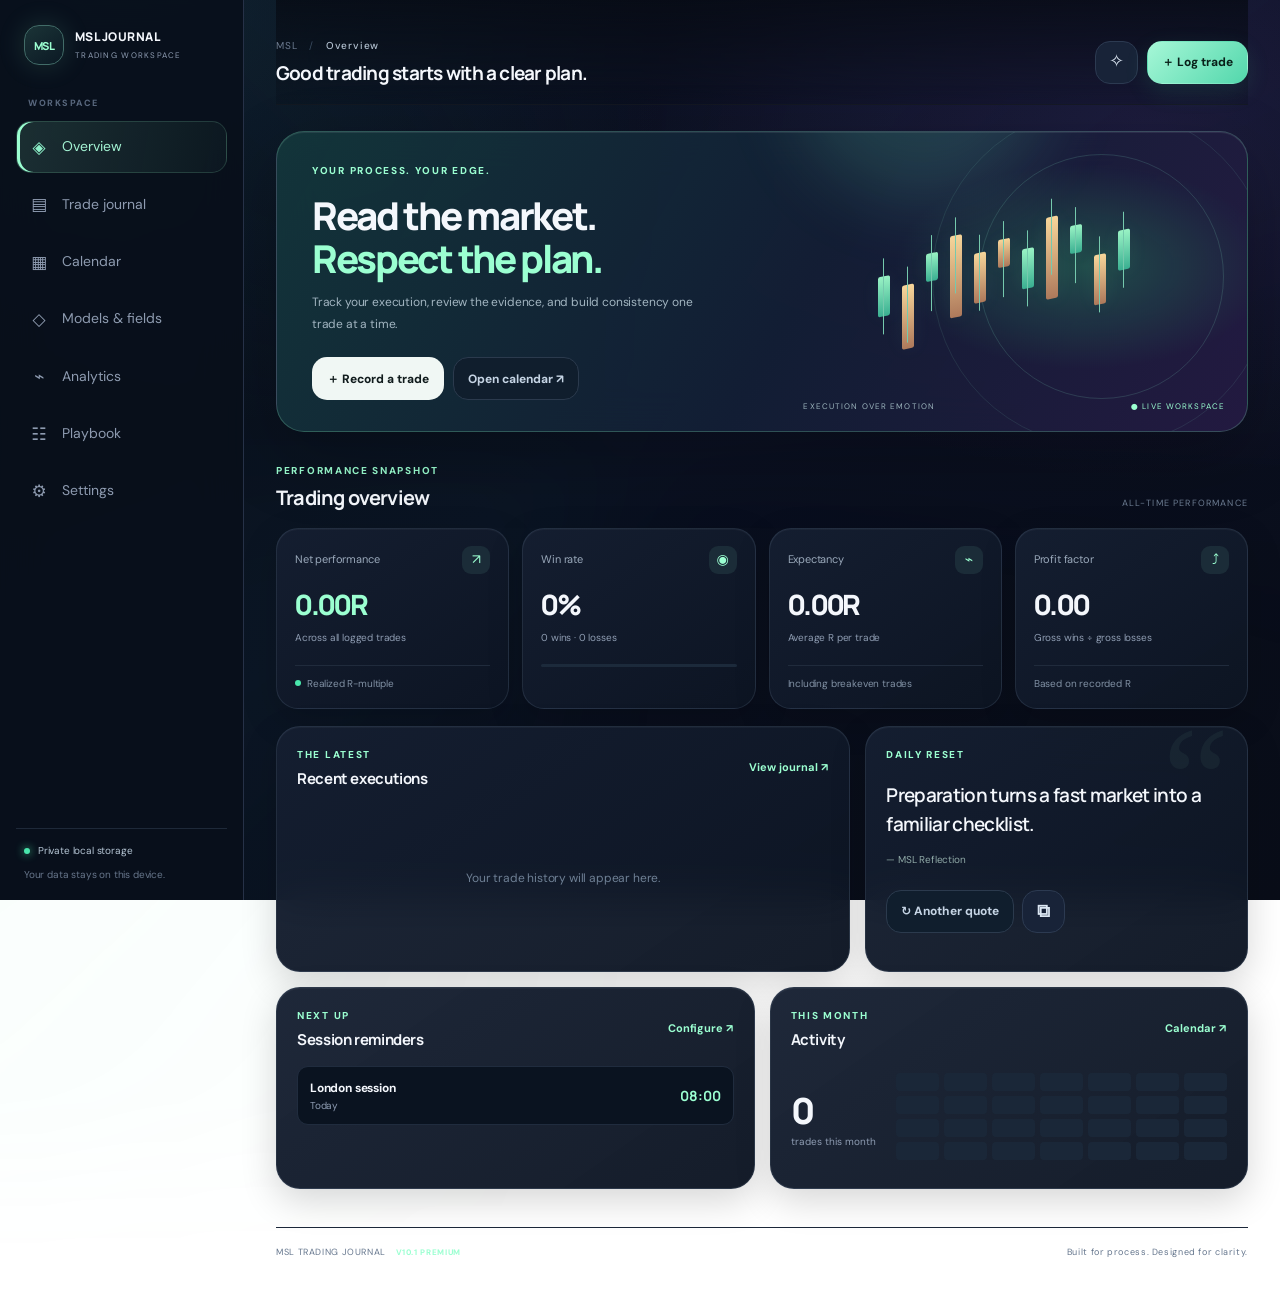
<file: MSL_Trading_Journal_V10_2_Gallery_Fix.html>
<!doctype html><html lang="en"><head><meta charset="utf-8"><meta name="viewport" content="width=device-width,initial-scale=1,viewport-fit=cover"><meta name="theme-color" content="#080d18"><meta name="description" content="MSL Trading Journal V10.2 Nebula Edition — premium local-first trading workspace."><link rel="icon" href="data:image/svg+xml,%3Csvg xmlns=%22http://www.w3.org/2000/svg%22 viewBox=%220 0 100 100%22%3E%3Crect width=%22100%22 height=%22100%22 rx=%2224%22 fill=%22%230c1727%22/%3E%3Ctext x=%2250%22 y=%2262%22 font-size=%2238%22 text-anchor=%22middle%22 fill=%22%238df0c0%22 font-family=%22Arial%22 font-weight=%22700%22%3EMSL%3C/text%3E%3C/svg%3E"><style>
@import url('https://fonts.googleapis.com/css2?family=DM+Sans:wght@400;500;600;700&family=Manrope:wght@400;500;600;700;800&display=swap');
:root{--bg:#080d18;--panel:#0e1524;--panel2:#111c2d;--line:#202c40;--text:#eef3fb;--muted:#8795aa;--mint:#8df0c0;--mint2:#47dca0;--blue:#8ebeff;--red:#ff8294;--amber:#f5cc79;--r:18px}*{box-sizing:border-box}html{scroll-behavior:smooth}body{margin:0;background:radial-gradient(ellipse at 65% -20%,#1b3450 0,transparent 34%),var(--bg);color:var(--text);font:14px/1.55 'DM Sans',system-ui,sans-serif}button,input,select,textarea{font:inherit}button{cursor:pointer}button:focus-visible,input:focus-visible,select:focus-visible,textarea:focus-visible{outline:2px solid var(--mint);outline-offset:2px}.hidden{display:none!important}.muted,small,.helper-text{color:var(--muted)}.kicker{display:block;font-size:10px;letter-spacing:.17em;color:var(--mint);font-weight:800}.splash{position:fixed;inset:0;z-index:100;background:#080d18;display:flex;align-items:center;justify-content:center;flex-direction:column;transition:opacity .55s,visibility .55s}.splash.done{opacity:0;visibility:hidden}.splash-logo{font:800 36px Manrope,sans-serif;letter-spacing:-.09em;animation:rise .8s ease both}.splash-logo span{color:var(--mint);font-size:17px;vertical-align:top;margin-left:5px}.splash-line{width:140px;height:2px;background:#1d2c40;margin:22px 0;overflow:hidden}.splash-line:after{content:'';display:block;height:100%;width:45%;background:var(--mint);animation:loadline 1.2s ease-in-out infinite}.splash p{font-size:9px;letter-spacing:.22em;color:var(--muted)}@keyframes rise{from{opacity:0;transform:translateY(12px);letter-spacing:.08em}to{opacity:1;transform:none}}@keyframes loadline{from{transform:translateX(-110%)}to{transform:translateX(330%)}}.app-shell{min-height:100vh}.sidebar{position:fixed;inset:0 auto 0 0;width:244px;padding:25px 16px 18px;background:#090f1b;border-right:1px solid #1a2638;display:flex;flex-direction:column;z-index:20}.brand{display:flex;align-items:center;gap:11px;padding:0 8px 32px;color:inherit;text-decoration:none}.brand-icon{height:40px;width:40px;border:1px solid #426c68;border-radius:13px;display:grid;place-items:center;font:800 11px Manrope;letter-spacing:-.06em;color:var(--mint);background:linear-gradient(145deg,#1b3437,#0b1924);box-shadow:0 5px 25px #65dcb215}.brand b{font:800 12px Manrope;letter-spacing:.04em;display:block}.brand small{display:block;font-size:8px;letter-spacing:.16em;margin-top:4px}.side-label{font-size:9px;letter-spacing:.17em;color:#58677d;padding:0 12px 10px;font-weight:800}nav{display:grid;gap:5px}.nav-item{border:1px solid transparent;background:none;color:#8e9bb0;display:flex;align-items:center;gap:13px;text-align:left;padding:12px;border-radius:12px;transition:.2s}.nav-item i{font-style:normal;font-size:17px;width:20px;text-align:center}.nav-item:hover{background:#111d2d;color:#eaf5f3}.nav-item.active{background:linear-gradient(100deg,#172b31,#121f2e);border-color:#2a4549;color:var(--mint);box-shadow:inset 3px 0 var(--mint2)}.sidebar-bottom{margin-top:auto;padding:14px 8px 0;border-top:1px solid var(--line)}.local-badge{display:flex;align-items:center;gap:8px;font-size:10px;color:#b6c6d5}.local-badge span{width:6px;height:6px;background:var(--mint2);border-radius:50%;box-shadow:0 0 9px #47dca0}.sidebar-bottom p{font-size:10px;color:#68778c;margin:8px 0 0}.main{margin-left:244px;padding:0 32px 30px;max-width:1700px}.topbar{min-height:102px;display:flex;align-items:center;justify-content:space-between;gap:15px;border-bottom:1px solid #1b2739;margin-bottom:26px}.breadcrumb{font-size:10px;color:#6d7c91;letter-spacing:.08em;margin-bottom:6px}.breadcrumb span{padding:0 8px;color:#3b4c61}.breadcrumb b{color:#b4c2d1;font-weight:500}.topbar h1{font:700 19px Manrope;margin:0;letter-spacing:-.035em}.top-actions{display:flex;gap:9px;align-items:center}.button,.icon-button,.text-button{border:1px solid transparent;border-radius:11px;padding:10px 14px;font-weight:700;font-size:12px;transition:transform .15s,border-color .15s,background .15s}.button:hover,.icon-button:hover{transform:translateY(-1px)}.primary{background:var(--mint);color:#071610;box-shadow:0 5px 20px #8df0c014}.primary:hover{background:#a5f5d0}.secondary{background:#121e2e;border-color:#29374c;color:#d9e4f0}.secondary:hover,.subtle:hover{border-color:#536a80}.light{background:#f0f7f4;color:#101b1c}.subtle{background:#101e2d;color:#c5d4e4;border-color:#2b3a4d}.danger{background:#351923;border-color:#63303c;color:#ff9eab}.icon-button{width:39px;height:39px;padding:0;background:#111b2b;border-color:#263448;color:#dce7f3;font-size:18px}.full{width:100%}.page{display:none;animation:pageIn .3s ease}.page.active{display:block}@keyframes pageIn{from{opacity:.5;transform:translateY(4px)}to{opacity:1;transform:none}}.welcome-card{min-height:284px;border:1px solid #2b414b;border-radius:24px;overflow:hidden;background:linear-gradient(110deg,#132b31 0%,#12202e 53%,#111a29 100%);display:flex;position:relative;margin-bottom:31px}.welcome-copy{position:relative;z-index:2;padding:31px 35px;width:57%}.welcome-copy h2{font:800 clamp(26px,3vw,39px)/1.13 Manrope;letter-spacing:-.06em;margin:15px 0 12px}.welcome-copy h2 em{font-style:normal;color:var(--mint)}.welcome-copy p{max-width:400px;color:#a2b5c1;font-size:12px;line-height:1.8}.welcome-actions{display:flex;gap:9px;margin-top:22px}.welcome-art{position:absolute;inset:0 0 0 52%;overflow:hidden;background:radial-gradient(ellipse at 65% 45%,#214c4b 0,transparent 44%)}.orbit{position:absolute;border:1px solid #81ddc01b;border-radius:50%;width:340px;height:340px;right:-25px;top:-25px}.orbit-b{width:245px;height:245px;top:22px;right:23px;border-color:#81ddc02c}.candles{position:absolute;inset:20px 20px 38px 0;display:flex;align-items:center;justify-content:center;gap:12px;transform:skewY(-11deg)}.candles i{display:block;width:12px;height:40px;background:linear-gradient(#9af3c5,#3aaf91);position:relative;border-radius:2px;box-shadow:0 0 20px #8df0c011}.candles i:before{content:'';position:absolute;left:5px;top:-18px;width:1px;height:76px;background:#75c9ad}.candles i:nth-child(2n){height:64px;transform:translateY(25px);background:linear-gradient(#f8d69a,#ad795b)}.candles i:nth-child(3n){height:28px;transform:translateY(-20px)}.candles i:nth-child(4n){height:82px;transform:translateY(-6px)}.candles i:nth-child(5n){height:50px;background:linear-gradient(#f8d69a,#ad795b)}.art-caption{position:absolute;bottom:19px;left:22px;right:22px;font-size:8px;letter-spacing:.14em;color:#9cb5bd;display:flex;justify-content:space-between}.art-caption span{color:var(--mint)}.section-title,.page-intro{display:flex;align-items:end;justify-content:space-between;gap:15px;margin-bottom:17px}.section-title h2,.page-intro h2{font:700 20px Manrope;letter-spacing:-.04em;margin:5px 0 0}.period-label{font-size:9px;letter-spacing:.13em;color:#6e7e94}.stats-grid{display:grid;grid-template-columns:repeat(4,minmax(0,1fr));gap:13px;margin-bottom:17px}.stat-card,.card{border:1px solid #202d40;background:linear-gradient(150deg,#101929,#0d1523);border-radius:var(--r)}.stat-card{padding:17px 18px;min-width:0}.stat-top{display:flex;justify-content:space-between;align-items:center;color:#9aa9bb;font-size:11px}.stat-icon{width:28px;height:28px;display:grid;place-items:center;border-radius:9px;background:#1b2c38;color:var(--mint);font-size:14px}.stat-card>strong{display:block;font:800 28px Manrope;letter-spacing:-.05em;margin:11px 0 3px;overflow:hidden;text-overflow:ellipsis}.stat-card small{font-size:10px}.stat-foot{margin-top:17px;padding-top:10px;border-top:1px solid #202b3c;color:#8191a5;font-size:10px;display:flex;align-items:center;gap:6px}.dot,.legend-dot{display:inline-block;width:6px;height:6px;border-radius:50%}.green{background:var(--mint2)}.red{background:var(--red)}.blue{background:var(--blue)}.progress{height:3px;background:#1c2a3b;border-radius:10px;margin-top:16px}.progress i{display:block;height:100%;width:0;background:var(--mint2);border-radius:10px}.dashboard-grid{display:grid;grid-template-columns:1.2fr .8fr;gap:15px;margin-bottom:15px}.lower-grid{grid-template-columns:1fr 1fr}.card{padding:20px;min-width:0}.card-heading{display:flex;align-items:center;justify-content:space-between;gap:10px;margin-bottom:16px}.card-heading h3,.card h3{font:700 15px Manrope;margin:5px 0 0;letter-spacing:-.025em}.text-button{padding:6px 0;background:none;color:var(--mint);font-size:11px}.recent-list{display:grid;gap:7px}.trade-mini{display:grid;grid-template-columns:1.1fr .8fr .7fr .55fr;align-items:center;gap:7px;padding:11px;background:#0a1320;border:1px solid #1a2738;border-radius:11px;font-size:11px}.trade-mini b{font-size:12px}.trade-mini small{font-size:10px}.win-text{color:var(--mint)}.loss-text{color:var(--red)}.be-text{color:var(--amber)}.empty-state{color:#6f8095;text-align:center;padding:32px 12px;font-size:12px}.quote-card{position:relative;overflow:hidden;background:radial-gradient(ellipse at 90% 5%,#2a4c3c 0,transparent 48%),linear-gradient(145deg,#142a2b,#101a29)}.quote-glyph{position:absolute;right:18px;top:-22px;font:150px Georgia;color:#8df0c00e;line-height:1}.quote-card blockquote{position:relative;font:600 19px/1.55 Manrope;letter-spacing:-.035em;margin:18px 0 12px;max-width:420px}.quote-card>p{font-size:10px;color:#8fa9a7}.quote-controls{display:flex;align-items:center;gap:8px;margin-top:23px}.session-preview{display:grid;gap:8px}.session-line{display:flex;align-items:center;justify-content:space-between;padding:10px 12px;border:1px solid #202c3e;background:#0a1320;border-radius:11px}.session-line b{font-size:12px}.session-line small{display:block;font-size:10px}.session-time{font:700 14px Manrope;color:var(--mint)}.month-activity{display:flex;align-items:center;gap:20px;min-height:102px}.activity-number{font:800 36px Manrope;letter-spacing:-.06em}.activity-number small{display:block;font:10px 'DM Sans';letter-spacing:0;color:var(--muted)}.activity-days{display:grid;grid-template-columns:repeat(7,1fr);gap:5px;flex:1}.activity-days i{height:18px;border-radius:4px;background:#1a2738}.activity-days i.has{background:#387f70}.activity-days i.positive{background:#70d6a5}.activity-days i.negative{background:#9e5364}.page-intro{align-items:center;margin:2px 0 22px}.page-intro p{font-size:12px;color:var(--muted);margin:6px 0 0}.toolbar{display:flex;gap:9px;margin-bottom:14px}.search-box{display:flex;align-items:center;gap:9px;padding:0 13px;flex:1;min-width:160px;background:#0e1725;border:1px solid #263347;border-radius:11px;color:#8292a8}.search-box input{background:transparent;border:0;outline:none;color:var(--text);padding:11px 0;min-width:0;width:100%}select,input,textarea{background:#0a1320;border:1px solid #263449;border-radius:10px;padding:10px 11px;color:var(--text);min-width:0}select{font-size:11px}.table-shell{background:#0e1624;border:1px solid #202d40;border-radius:15px;overflow:auto}table{width:100%;border-collapse:collapse;min-width:760px}th,td{text-align:left;padding:14px 15px;border-bottom:1px solid #1d293b;font-size:11px;white-space:nowrap}th{color:#77889e;text-transform:uppercase;letter-spacing:.1em;font-size:9px;font-weight:800}td{color:#c4d0df}tbody tr:last-child td{border-bottom:0}tbody tr:hover{background:#111e2e}.pill{display:inline-flex;align-items:center;padding:4px 8px;border-radius:7px;background:#152739;color:#c1d7ed;font-size:10px}.pill.win{background:#143329;color:var(--mint)}.pill.loss{background:#351c27;color:var(--red)}.pill.be{background:#302a1b;color:var(--amber)}.row-actions{display:flex;gap:6px}.mini-action{border:1px solid #2b3a50;background:#101d2d;color:#cbd8e7;border-radius:7px;padding:5px 8px;font-size:10px}.mini-action.delete{color:#ff98a7}.empty-block{text-align:center;padding:50px 15px;color:var(--muted)}.empty-block>div{font-size:27px;color:#718ba0}.empty-block h3{color:var(--text);margin:7px}.calendar-layout{display:grid;grid-template-columns:minmax(0,1.45fr) minmax(250px,.65fr);gap:15px}.calendar-top{display:flex;align-items:center;justify-content:space-between;text-align:center;margin-bottom:20px}.calendar-top h3{margin:0 0 4px;font:700 18px Manrope}.calendar-grid{display:grid;grid-template-columns:repeat(7,minmax(0,1fr));gap:5px}.weekdays{margin-bottom:8px}.weekdays span{text-align:center;font-size:9px;color:#6f8197;letter-spacing:.12em;padding:7px 0}.day-cell{position:relative;min-height:72px;text-align:left;padding:8px;border:1px solid #202d40;border-radius:10px;background:#0a1320;color:#cbd7e5;display:flex;flex-direction:column;justify-content:space-between}.day-cell:hover{border-color:#5c9e8b}.day-cell.outside{opacity:.35}.day-cell.today{border-color:#4b8879}.day-cell.selected{background:#18352f;border-color:var(--mint2);box-shadow:inset 0 0 0 1px #47dca04d}.day-num{font-size:11px;font-weight:700}.day-dot{height:4px;border-radius:4px;background:transparent;margin-top:6px}.day-cell.has-trades .day-dot{background:var(--blue)}.day-cell.positive .day-dot{background:var(--mint2)}.day-cell.negative .day-dot{background:var(--red)}.day-count{font-size:9px;color:#7f91a8}.calendar-legend{display:flex;gap:16px;flex-wrap:wrap;margin-top:17px;padding-top:13px;border-top:1px solid #202b3b}.calendar-legend span{font-size:10px;color:var(--muted);display:flex;align-items:center;gap:6px}.selected-day-card h3{font:700 18px Manrope;margin:8px 0}.selected-day-card>.muted{font-size:11px}.day-trades{display:grid;gap:8px;margin:18px 0;max-height:350px;overflow:auto}.day-trade{border:1px solid #263449;background:#0a1320;border-radius:11px;padding:11px}.day-trade-head{display:flex;justify-content:space-between;gap:8px;font-weight:700;font-size:12px}.day-trade p{margin:5px 0 0;color:var(--muted);font-size:10px}.models-list,.custom-fields{display:grid;gap:9px}.model-item,.field-item{padding:13px;border:1px solid #253247;background:#0a1320;border-radius:12px}.model-item-head,.field-item-head{display:flex;justify-content:space-between;gap:8px;align-items:start}.model-item h4{margin:0;font-size:12px}.model-item p{font-size:10px;color:var(--muted);white-space:pre-wrap;margin:8px 0}.model-tag{font-size:9px;color:var(--mint);background:#17322c;padding:4px 7px;border-radius:6px}.field-item{display:flex;align-items:center;justify-content:space-between;gap:10px}.field-item b{display:block;font-size:11px}.field-item small{font-size:10px}.field-actions{display:flex;gap:5px}.builder-note{padding:11px 12px;background:#13272a;border:1px solid #23443f;color:#a4c9bc;border-radius:10px;font-size:10px;margin-top:14px}.two-col{display:grid;grid-template-columns:1fr 1fr;gap:15px;margin-bottom:15px}.analytics-grid .stat-card{padding:20px}.analytics-grid .stat-card>strong{font-size:25px}.metrics{display:grid;gap:14px}.metric-row{display:grid;grid-template-columns:100px 1fr 60px;align-items:center;gap:10px;font-size:11px}.metric-bar{height:6px;background:#1c293b;border-radius:8px;overflow:hidden}.metric-bar i{display:block;height:100%;background:var(--mint2);border-radius:8px}.metric-value{text-align:right;font-weight:700}.outcome-bars{display:flex;gap:9px;align-items:end;height:110px;padding:12px 0 0}.outcome-bar{flex:1;display:flex;flex-direction:column;justify-content:end;align-items:center;gap:7px;height:100%}.outcome-bar i{display:block;width:min(40px,70%);min-height:3px;background:var(--mint2);border-radius:6px 6px 2px 2px}.outcome-bar.loss i{background:var(--red)}.outcome-bar span{font-size:9px;color:var(--muted)}.playbook-card label,.settings-grid label{display:flex;flex-direction:column;gap:7px;font-size:11px;color:#c0ccda;font-weight:700}.playbook-card textarea{min-height:120px;resize:vertical}.playbook-card>.two-col{margin-top:16px}.settings-grid{display:grid;grid-template-columns:1fr 1fr;gap:15px;align-items:start}.settings-grid .card-heading{margin-bottom:10px}.setting-icon{height:33px;width:33px;display:grid;place-items:center;background:#19322f;color:var(--mint);border-radius:10px}.alarm-settings{display:grid;gap:9px;margin:17px 0}.alarm-row{display:grid;grid-template-columns:1fr auto auto;align-items:center;gap:9px;padding:11px;border:1px solid #243248;background:#0a1320;border-radius:11px}.alarm-name b{display:block;font-size:11px}.alarm-name small{font-size:9px}.alarm-row input[type=time]{width:105px;padding:8px;font-size:11px}.toggle{appearance:none;width:34px;height:19px;border-radius:20px;background:#344256;position:relative;cursor:pointer;border:0;padding:0}.toggle:after{content:'';position:absolute;width:13px;height:13px;top:3px;left:3px;border-radius:50%;background:#eaf1f9;transition:.2s}.toggle:checked{background:#398f74}.toggle:checked:after{left:18px}.settings-actions{display:flex;gap:8px;flex-wrap:wrap}.helper-text{font-size:10px;line-height:1.65;margin:10px 0}.toggle-row{display:flex!important;align-items:center;justify-content:space-between;gap:10px;margin:15px 0}.toggle-row b{display:block;color:#dce6f2;font-size:11px}.toggle-row small{display:block;font-size:10px;font-weight:400;margin-top:3px}.toggle-row input{accent-color:var(--mint2);width:17px;height:17px}.divider{height:1px;background:#253145;margin:21px 0}.privacy-banner{padding:15px;background:#132a28;border:1px solid #2b4b43;border-radius:12px;margin:17px 0}.privacy-banner b{font-size:12px;color:var(--mint)}.privacy-banner p{font-size:11px;color:#a1b5b5;line-height:1.7;margin:6px 0 0}.spaced{margin-bottom:9px}.import-button{position:relative;display:block;text-align:center;cursor:pointer}.import-button input{position:absolute;inset:0;opacity:0;width:100%;cursor:pointer}.footer{border-top:1px solid #1c283a;margin-top:38px;padding:18px 0;display:flex;justify-content:space-between;gap:12px;color:#65768d;font-size:9px;letter-spacing:.07em}.footer b{color:var(--mint);font-size:8px;margin-left:7px}.modal{position:fixed;inset:0;z-index:50;background:#030711d9;backdrop-filter:blur(10px);display:grid;place-items:center;padding:16px}.modal-panel{width:min(610px,100%);max-height:94vh;overflow:auto;background:#101a2a;border:1px solid #314057;border-radius:20px;padding:23px;box-shadow:0 30px 100px #0009}.modal-wide{width:min(850px,100%)}.modal-head{display:flex;justify-content:space-between;align-items:start;margin-bottom:20px}.modal-head h2{font:700 20px Manrope;margin:4px 0}.form-grid{display:grid;grid-template-columns:1fr 1fr;gap:13px}.form-grid label{display:flex;flex-direction:column;gap:6px;color:#bdc9d8;font-size:11px;font-weight:700;min-width:0}.form-grid input,.form-grid select,.form-grid textarea{width:100%;font-weight:400}.form-grid textarea{min-height:90px}.span2{grid-column:span 2}.form-actions{display:flex;justify-content:flex-end;gap:8px;padding-top:5px}.custom-trade-fields{display:grid;grid-template-columns:1fr 1fr;gap:12px}.custom-field-control{display:flex;flex-direction:column;gap:6px}.custom-field-control label{font-size:11px}.custom-field-control input,.custom-field-control select{width:100%}.image-preview img{max-width:100%;max-height:210px;object-fit:contain;border-radius:10px;border:1px solid #2b3a50}.image-preview{display:flex;gap:10px;align-items:start;flex-wrap:wrap}.image-preview button{align-self:start}.toast{position:fixed;right:18px;bottom:20px;z-index:90;max-width:min(370px,calc(100% - 36px));padding:12px 16px;border-radius:12px;background:#182a36;border:1px solid #42635e;color:#eaf8f1;box-shadow:0 15px 40px #0006;opacity:0;transform:translateY(12px);transition:.2s;pointer-events:none;font-size:12px}.toast.show{opacity:1;transform:none}.danger{background:#371c26;color:#ff9eaa;border:1px solid #673340}.danger.full{width:100%}
@media(max-width:1100px){.main{padding:0 22px 28px}.sidebar{width:220px}.main{margin-left:220px}.stats-grid{grid-template-columns:repeat(2,minmax(0,1fr))}.dashboard-grid{grid-template-columns:1fr 1fr}.welcome-copy{width:66%}.welcome-art{left:57%}.calendar-layout{grid-template-columns:1fr}.selected-day-card{min-height:220px}}
@media(max-width:760px){.sidebar{inset:auto 0 0;height:72px;width:100%;padding:6px 5px;background:#080f1bee;backdrop-filter:blur(18px);border-right:0;border-top:1px solid #253247}.brand,.side-label,.sidebar-bottom{display:none}.sidebar nav{height:100%;display:grid;grid-template-columns:repeat(7,minmax(0,1fr));gap:2px}.nav-item{padding:5px 1px;display:flex;flex-direction:column;justify-content:center;align-items:center;gap:3px;border-radius:9px;font-size:10px}.nav-item i{font-size:17px}.nav-item.active{box-shadow:inset 0 -2px var(--mint2)}.main{margin:0;width:100%;padding:0 14px 95px}.topbar{min-height:82px;margin-bottom:20px}.topbar h1{font-size:16px;max-width:260px}.top-actions .icon-button{display:none}.top-actions .button{padding:10px}.top-actions .button span{display:none}.welcome-card{min-height:310px}.welcome-copy{width:100%;padding:24px 22px;align-self:flex-start}.welcome-copy h2{font-size:31px}.welcome-copy p{max-width:280px}.welcome-art{inset:40% 0 0 30%;opacity:.5}.welcome-actions{position:relative;z-index:3;flex-wrap:wrap}.section-title{align-items:start}.stats-grid{gap:9px}.stat-card{padding:14px}.stat-card>strong{font-size:24px}.dashboard-grid,.lower-grid,.two-col,.settings-grid{grid-template-columns:1fr}.card{padding:16px}.page-intro{align-items:start}.page-intro h2{font-size:19px}.page-intro p{max-width:300px}.toolbar{flex-wrap:wrap}.search-box{flex-basis:100%}.toolbar select{flex:1}.calendar-card{padding:12px}.calendar-grid{gap:3px}.day-cell{min-height:53px;padding:5px;border-radius:7px}.day-num{font-size:10px}.day-count{font-size:8px}.calendar-legend{gap:9px}.footer{flex-direction:column;gap:5px}.form-grid{grid-template-columns:1fr}.span2{grid-column:span 1}.custom-trade-fields{grid-template-columns:1fr}.modal{padding:7px}.modal-panel{padding:17px;max-height:96vh}.alarm-row{grid-template-columns:1fr auto auto}.alarm-row input[type=time]{width:95px}.settings-actions .button{flex:1}.metric-row{grid-template-columns:85px 1fr 54px}.trade-mini{grid-template-columns:1fr .8fr .55fr}.trade-mini small{display:none}}
@media(max-width:390px){.main{padding-left:9px;padding-right:9px}.welcome-copy h2{font-size:28px}.stat-card>strong{font-size:21px}.nav-item{font-size:9px}.nav-item i{font-size:15px}.day-cell{min-height:46px}.day-count{display:none}.page-intro .button{padding:9px;font-size:10px}.calendar-legend{font-size:9px}}


/* V10.1 Premium visual layer: Samsung One UI-inspired clarity + iOS-like depth. */
:root{--bg:#0a0e19;--panel:#111827;--panel2:#151e30;--mint:#9cf5d2;--mint2:#52d9ad;--line:#263249;--text:#f4f7fc;--muted:#8f9db3;--red:#ff7189;--radius:22px}
body{background:radial-gradient(ellipse at 70% -20%,#1c2c48 0%,transparent 44%),linear-gradient(160deg,#0a0e19,#0b1220 55%,#080d16);letter-spacing:-.012em}
.sidebar{background:rgba(9,15,27,.88);backdrop-filter:blur(28px);border-color:#263147}.brand-icon{border-radius:15px;box-shadow:0 8px 28px #52d9ad20}.main{max-width:1600px}.topbar{padding-top:calc(20px + env(safe-area-inset-top));min-height:105px}.topbar h1{letter-spacing:-.04em}.card,.stat-card,.welcome-card,.calendar-card,.selected-day-card{border-radius:24px;border-color:#27344a;background:linear-gradient(145deg,rgba(21,31,49,.96),rgba(13,21,35,.97));box-shadow:0 12px 38px #00000012}.stat-card{border-radius:22px;transition:transform .18s,border-color .18s}.stat-card:active,.button:active,.nav-item:active{transform:scale(.985)}.stat-card>strong{letter-spacing:-.055em}.button{border-radius:15px;min-height:43px;font-weight:750;transition:transform .15s,filter .15s,box-shadow .15s}.button.primary{background:linear-gradient(135deg,#a6f7d7,#53d7ac);color:#092019;box-shadow:0 7px 24px #53d7ac20}.button.secondary,.icon-button{background:#182338;border-color:#2c3a51;border-radius:15px}.icon-button{width:43px;height:43px}.nav-item{border-radius:15px;transition:background .2s,color .2s}.nav-item.active{background:linear-gradient(100deg,#17362f,#142a2a);color:#a4f4d4}.nav-item.active i{color:#8df0c9}.welcome-card{overflow:hidden;border-radius:28px;background:radial-gradient(ellipse at 95% 0%,#2e625a55,transparent 43%),linear-gradient(120deg,#17273b,#101a2a 60%,#132d2d);border-color:#304456}.welcome-copy h2{letter-spacing:-.06em}.page-intro h2{letter-spacing:-.045em}.kicker{letter-spacing:.16em}.alarm-row{border-radius:16px;background:rgba(7,14,25,.55);padding:14px}.alarm-row input[type=time],input,select,textarea{border-radius:13px}input,select,textarea{border-color:#2b3850;background:#0d1625}input:focus,select:focus,textarea:focus{border-color:#6eddb9;box-shadow:0 0 0 3px #6eddb91c;outline:none}.modal-panel{border-radius:28px;background:rgba(15,24,40,.97);backdrop-filter:blur(26px);border-color:#33425a}.toast{border-radius:17px;backdrop-filter:blur(22px)}.footer{padding-bottom:calc(18px + env(safe-area-inset-bottom))}
@media(max-width:760px){.sidebar{height:calc(76px + env(safe-area-inset-bottom));padding:6px 5px calc(6px + env(safe-area-inset-bottom));background:rgba(10,16,29,.91);backdrop-filter:blur(30px);border-top:1px solid #2a3650}.nav-item{border-radius:13px}.nav-item.active{box-shadow:none;background:rgba(80,210,169,.12)}.main{padding-left:15px;padding-right:15px;padding-bottom:calc(110px + env(safe-area-inset-bottom))}.topbar{min-height:94px}.welcome-card{border-radius:27px}.card{padding:18px}.page-intro{gap:12px}.settings-grid .card{border-radius:24px}.modal{padding:8px}.modal-panel{border-radius:25px}}
@media(prefers-reduced-motion:reduce){*,*::before,*::after{scroll-behavior:auto!important;transition:none!important;animation:none!important}}


/* MSL NEBULA / ONE UI x iOS-inspired visual upgrade */

:root{--bg:#070b14;--panel:rgba(16,24,41,.82);--panel2:rgba(22,33,54,.78);--line:rgba(153,190,224,.15);--mint:#9bffd1;--mint2:#49e6ac;--blue:#91c7ff;--r:24px}
body{background:radial-gradient(ellipse at 10% 0%,rgba(42,106,130,.24),transparent 34%),radial-gradient(ellipse at 90% 15%,rgba(94,67,163,.18),transparent 32%),linear-gradient(145deg,#070b14 0%,#0a1020 48%,#090d18 100%);background-attachment:fixed}
body:before{content:"";position:fixed;inset:-30%;pointer-events:none;z-index:-1;background:conic-gradient(from 180deg at 50% 50%,transparent 0deg,rgba(59,222,176,.035) 65deg,transparent 125deg,rgba(130,116,255,.045) 210deg,transparent 290deg);filter:blur(55px);animation:nebulaDrift 32s linear infinite}
@keyframes nebulaDrift{to{transform:rotate(360deg)}}
.card,.stat-card,.welcome-card,.sidebar,.topbar,.modal-panel{backdrop-filter:blur(22px);-webkit-backdrop-filter:blur(22px)}
.card,.stat-card{border-color:rgba(161,194,225,.13);box-shadow:0 12px 36px rgba(0,0,0,.16),inset 0 1px 0 rgba(255,255,255,.035);transition:transform .24s ease,border-color .24s ease,box-shadow .24s ease}
.card:hover,.stat-card:hover{border-color:rgba(141,240,192,.3);box-shadow:0 18px 44px rgba(0,0,0,.23),0 0 0 1px rgba(141,240,192,.035);transform:translateY(-2px)}
.welcome-card{position:relative;overflow:hidden;border:1px solid rgba(141,240,192,.23);background:linear-gradient(120deg,rgba(19,54,59,.96),rgba(19,30,53,.94) 54%,rgba(37,27,68,.9));box-shadow:0 25px 70px rgba(0,0,0,.22),inset 0 1px rgba(255,255,255,.08)}
.welcome-card:after{content:"";position:absolute;width:260px;height:260px;border-radius:50%;right:20%;top:-190px;background:rgba(115,255,206,.14);filter:blur(35px);pointer-events:none}
.brand-icon,.ai-avatar{box-shadow:0 0 28px rgba(141,240,192,.15)}
.button{transition:transform .18s ease,filter .18s ease,box-shadow .18s ease}.button:hover{transform:translateY(-1px);filter:brightness(1.08)}.button.primary{box-shadow:0 8px 24px rgba(73,220,160,.12)}
.nav-item{border:1px solid transparent;transition:all .2s ease}.nav-item:hover{background:rgba(255,255,255,.045);border-color:rgba(255,255,255,.055)}.nav-item.active{background:linear-gradient(100deg,rgba(141,240,192,.14),rgba(141,240,192,.035));border-color:rgba(141,240,192,.16);box-shadow:inset 3px 0 var(--mint)}
.stat-card strong{letter-spacing:-.045em;font-variant-numeric:tabular-nums}.kicker{letter-spacing:.17em}
input,select,textarea{transition:border-color .2s ease,box-shadow .2s ease}input:focus,select:focus,textarea:focus{border-color:rgba(141,240,192,.65)!important;box-shadow:0 0 0 3px rgba(141,240,192,.08)!important;outline:none}
.modal{backdrop-filter:blur(14px);-webkit-backdrop-filter:blur(14px)}.modal-panel{border:1px solid rgba(155,205,230,.2);box-shadow:0 30px 100px rgba(0,0,0,.55)}
.toast{box-shadow:0 14px 40px rgba(0,0,0,.3);backdrop-filter:blur(18px)}
/* Ambient status ribbon */
.topbar{background:linear-gradient(180deg,rgba(7,11,20,.78),rgba(7,11,20,.18));border-bottom-color:rgba(255,255,255,.045)}
::selection{background:rgba(141,240,192,.28);color:#fff}
@media(max-width:720px){.card:hover,.stat-card:hover{transform:none}.welcome-card{border-radius:25px}.topbar{backdrop-filter:blur(24px)}.button{min-height:42px}}
@media(prefers-reduced-motion:reduce){*,*:before,*:after{animation-duration:.01ms!important;animation-iteration-count:1!important;scroll-behavior:auto!important;transition-duration:.01ms!important}}
</style><title>MSL Trading Journal V10.2 · Nebula Edition</title></head><body>
<div id="splash" class="splash"><div class="splash-logo">MSL<span>✦</span></div><div class="splash-line"></div><p>TRADING JOURNAL · V10</p></div><div id="toast" class="toast"></div>
<div class="app-shell"><aside class="sidebar"><a class="brand" href="#dashboard"><span class="brand-icon">MSL</span><span><b>MSL JOURNAL</b><small>TRADING WORKSPACE</small></span></a><div class="side-label">WORKSPACE</div><nav id="nav"><button class="nav-item active" data-page="dashboard"><i>◈</i>Overview</button><button class="nav-item" data-page="journal"><i>▤</i>Trade journal</button><button class="nav-item" data-page="calendar"><i>▦</i>Calendar</button><button class="nav-item" data-page="models"><i>◇</i>Models & fields</button><button class="nav-item" data-page="analytics"><i>⌁</i>Analytics</button><button class="nav-item" data-page="playbook"><i>☷</i>Playbook</button><button class="nav-item" data-page="settings"><i>⚙</i>Settings</button></nav><div class="sidebar-bottom"><div class="local-badge"><span></span> Private local storage</div><p>Your data stays on this device.</p></div></aside>
<main class="main"><header class="topbar"><div><div class="breadcrumb">MSL <span>/</span> <b id="crumb">Overview</b></div><h1 id="pageTitle">Good trading starts with a clear plan.</h1></div><div class="top-actions"><button class="icon-button" id="quoteButton" title="New quote">✧</button><button class="button primary" id="quickAdd">＋ <span>Log trade</span></button></div></header>
<section id="page-dashboard" class="page active"><div class="welcome-card"><div class="welcome-copy"><span class="kicker">YOUR PROCESS. YOUR EDGE.</span><h2>Read the market.<br><em>Respect the plan.</em></h2><p>Track your execution, review the evidence, and build consistency one trade at a time.</p><div class="welcome-actions"><button class="button light" id="heroAdd">＋ Record a trade</button><button class="button subtle" data-goto="calendar">Open calendar ↗</button></div></div><div class="welcome-art"><div class="orbit orbit-a"></div><div class="orbit orbit-b"></div><div class="candles"><i></i><i></i><i></i><i></i><i></i><i></i><i></i><i></i><i></i><i></i><i></i></div><div class="art-caption">EXECUTION OVER EMOTION <span>● LIVE WORKSPACE</span></div></div></div>
<div class="section-title"><div><span class="kicker">PERFORMANCE SNAPSHOT</span><h2>Trading overview</h2></div><span class="period-label" id="periodLabel">ALL-TIME PERFORMANCE</span></div><div class="stats-grid"><article class="stat-card"><div class="stat-top"><span>Net performance</span><span class="stat-icon">↗</span></div><strong id="netR">0.00R</strong><small id="netSub">Across all logged trades</small><div class="stat-foot"><span class="dot green"></span> Realized R-multiple</div></article><article class="stat-card"><div class="stat-top"><span>Win rate</span><span class="stat-icon">◉</span></div><strong id="winRate">0%</strong><small id="winSub">0 wins · 0 losses</small><div class="progress"><i id="winProgress"></i></div></article><article class="stat-card"><div class="stat-top"><span>Expectancy</span><span class="stat-icon">⌁</span></div><strong id="expectancy">0.00R</strong><small>Average R per trade</small><div class="stat-foot">Including breakeven trades</div></article><article class="stat-card"><div class="stat-top"><span>Profit factor</span><span class="stat-icon">⤴</span></div><strong id="profitFactor">0.00</strong><small>Gross wins ÷ gross losses</small><div class="stat-foot">Based on recorded R</div></article></div>
<div class="dashboard-grid"><article class="card recent-card"><div class="card-heading"><div><span class="kicker">THE LATEST</span><h3>Recent executions</h3></div><button class="text-button" data-goto="journal">View journal ↗</button></div><div id="recentTrades" class="recent-list empty-state">Your trade history will appear here.</div></article><article class="card quote-card"><div class="quote-glyph">“</div><span class="kicker">DAILY RESET</span><blockquote id="quoteText">Discipline is choosing what matters most over what feels good now.</blockquote><p id="quoteSource">— MSL Journal</p><div class="quote-controls"><button class="button subtle" id="nextQuote">↻ Another quote</button><button class="icon-button" id="copyQuote" title="Copy quote">⧉</button></div></article></div>
<div class="dashboard-grid lower-grid"><article class="card"><div class="card-heading"><div><span class="kicker">NEXT UP</span><h3>Session reminders</h3></div><button class="text-button" data-goto="settings">Configure ↗</button></div><div id="sessionPreview" class="session-preview"></div></article><article class="card"><div class="card-heading"><div><span class="kicker">THIS MONTH</span><h3>Activity</h3></div><button class="text-button" data-goto="calendar">Calendar ↗</button></div><div id="monthActivity" class="month-activity"></div></article></div></section>
<section id="page-journal" class="page"><div class="page-intro"><div><span class="kicker">TRADE DATABASE</span><h2>Trade journal</h2><p>Every execution is evidence. Capture the setup, process, and outcome.</p></div><button class="button primary" id="newTrade">＋ New trade</button></div><div class="toolbar"><div class="search-box">⌕ <input id="searchTrades" placeholder="Search symbol, setup, notes…"></div><select id="filterResult"><option value="">All outcomes</option><option>Win</option><option>Loss</option><option>BE</option></select><select id="filterSetup"><option value="">All setups</option><option>Reversal</option><option>Continuation</option></select><button class="button secondary" id="exportBtn">⇩ Export</button></div><div class="table-shell"><table><thead><tr><th>Date</th><th>Symbol</th><th>Side</th><th>Setup</th><th>Session</th><th>Outcome</th><th>R multiple</th><th></th></tr></thead><tbody id="tradeRows"></tbody></table><div id="journalEmpty" class="empty-block hidden"><div>▤</div><h3>No trades found</h3><p>Log your first trade or adjust your filters.</p></div></div></section>
<section id="page-calendar" class="page"><div class="page-intro"><div><span class="kicker">CONSISTENCY TRACKER</span><h2>Trading calendar</h2><p>Tap any date to review its trades or add a new entry.</p></div><button class="button primary" id="calendarAdd">＋ Add trade</button></div><div class="calendar-layout"><article class="card calendar-card"><div class="calendar-top"><button class="icon-button" id="prevMonth">‹</button><div><h3 id="calendarMonth">Month Year</h3><button class="text-button" id="todayBtn">Jump to today</button></div><button class="icon-button" id="nextMonth">›</button></div><div class="calendar-grid weekdays"><span>MON</span><span>TUE</span><span>WED</span><span>THU</span><span>FRI</span><span>SAT</span><span>SUN</span></div><div id="calendarDays" class="calendar-grid days"></div><div class="calendar-legend"><span><i class="legend-dot green"></i> Profitable day</span><span><i class="legend-dot red"></i> Losing day</span><span><i class="legend-dot blue"></i> Trade logged</span></div></article><article class="card selected-day-card"><span class="kicker">DAY REVIEW</span><h3 id="selectedDateTitle">Select a date</h3><p class="muted" id="selectedDateSummary">Choose a day on the calendar to see activity.</p><div id="dayTrades" class="day-trades"></div><button class="button secondary full" id="addSelectedDate">＋ Log trade for this day</button></article></div></section>
<section id="page-models" class="page"><div class="page-intro"><div><span class="kicker">YOUR RULES, YOUR WAY</span><h2>Models & custom fields</h2><p>Build trading models and define exactly what you want to record in every journal entry.</p></div><button class="button primary" id="newModel">＋ New model</button></div><div class="two-col"><article class="card"><div class="card-heading"><div><span class="kicker">EXECUTION FRAMEWORKS</span><h3>My models</h3></div></div><div id="modelsList" class="models-list"></div></article><article class="card"><div class="card-heading"><div><span class="kicker">JOURNAL BUILDER</span><h3>Custom properties</h3></div><button class="button secondary" id="addField">＋ Add field</button></div><p class="muted">Create properties such as liquidity sweep, entry model, displacement, MSS, or any metric you track. Choose text, number, or both.</p><div id="customFields" class="custom-fields"></div><div class="builder-note">Changes appear in the trade form. Existing custom values are kept with their trade.</div></article></div></section>
<section id="page-analytics" class="page"><div class="page-intro"><div><span class="kicker">MEASURE THE EDGE</span><h2>Performance analytics</h2><p>Review results by setup and liquidity condition. Journal data is only as reliable as the inputs.</p></div></div><div class="stats-grid analytics-grid"><article class="stat-card"><span>Trades logged</span><strong id="aTrades">0</strong><small>Total sample size</small></article><article class="stat-card"><span>Average winner</span><strong id="aAvgWin">0.00R</strong><small>Winning trades only</small></article><article class="stat-card"><span>Average loser</span><strong id="aAvgLoss">0.00R</strong><small>Losses only</small></article><article class="stat-card"><span>Best session</span><strong id="aBestSession">—</strong><small>By net R</small></article></div><div class="two-col"><article class="card"><div class="card-heading"><h3>Net R by setup</h3></div><div id="setupPerformance" class="metrics"></div></article><article class="card"><div class="card-heading"><h3>Net R by session</h3></div><div id="sessionPerformance" class="metrics"></div></article></div><article class="card"><div class="card-heading"><h3>Recent trade outcomes</h3></div><div id="outcomeBars" class="outcome-bars"></div></article></section>
<section id="page-playbook" class="page"><div class="page-intro"><div><span class="kicker">THE RULES YOU FOLLOW</span><h2>Trading playbook</h2><p>Keep your decision framework visible before the next setup appears.</p></div><button class="button primary" id="savePlaybook">Save playbook</button></div><article class="card playbook-card"><label>Core model<textarea id="pbCore" placeholder="Liquidity sweep → displacement → MSS → retracement → execution → next meaningful liquidity."></textarea></label><div class="two-col"><label>Reversal rules<textarea id="pbRev" placeholder="Conditions that must be true before a reversal entry."></textarea></label><label>Continuation rules<textarea id="pbCont" placeholder="Trend context, pullback zone, required sweep and confirmation."></textarea></label></div><div class="two-col"><label>Entry filters<textarea id="pbEntry" placeholder="Premium/discount, OB/FVG, session, confluence…"></textarea></label><label>Invalidation & targets<textarea id="pbRisk" placeholder="Invalidation level, risk, liquidity target and exit rules."></textarea></label></div></article></section>
<section id="page-settings" class="page"><div class="page-intro"><div><span class="kicker">PERSONAL WORKSPACE</span><h2>Settings & reminders</h2><p>Customize session times, notifications, appearance, and your local data.</p></div></div><div class="settings-grid"><article class="card"><div class="card-heading"><div><span class="kicker">SESSION ALARMS</span><h3>Market session reminders</h3></div><span class="setting-icon">◷</span></div><p class="muted">Set the time you personally use for each session. Times use your device's local timezone.</p><div id="alarmSettings" class="alarm-settings"></div><div class="settings-actions"><button class="button primary" id="saveAlarms">Save session times</button><button class="button secondary" id="enableNotifications">Enable notifications</button></div><p class="helper-text" id="notificationStatus">Notifications are not enabled.</p><div class="divider"></div><label>Quote reminder frequency<select id="quoteFrequency"><option value="30">Every 30 minutes while open</option><option value="60">Every hour while open</option><option value="120">Every 2 hours while open</option><option value="240">Every 4 hours while open</option><option value="0">Only at session alarms</option></select></label><label class="toggle-row"><span><b>Motivational quote notifications</b><small>Bible verses and life / discipline quotes</small></span><input type="checkbox" id="quoteNotifications"></label><p class="helper-text">The app includes a pool of 100+ quotes. To avoid flooding your phone, notifications are controlled by your frequency setting, not sent 100 times per day.</p></article><article class="card"><div class="card-heading"><div><span class="kicker">DATA CONTROL</span><h3>Backup & privacy</h3></div><span class="setting-icon">⬡</span></div><div class="privacy-banner"><b>Local-first by design</b><p>Your journal is saved in this browser on this device. There is no Supabase connection, account, or login in V10.</p></div><button class="button secondary full spaced" id="backupBtn">⇩ Download full backup</button><label class="button secondary full import-button">⇧ Restore from backup<input type="file" id="restoreFile" accept="application/json"></label><button class="button secondary full spaced" id="requestPersistent">Protect local storage</button><div class="divider"></div><label>Display name<input id="displayName" placeholder="Trader"></label><label>Default market<input id="defaultMarket" placeholder="Forex / Crypto / Metals"></label><button class="button primary" id="saveProfile">Save preferences</button><div class="divider"></div><button class="button danger full" id="clearData">Clear all journal data</button><p class="helper-text">Clearing data is permanent. Download a backup first if you need to keep your history.</p></article></div></section>
<footer class="footer"><span>MSL TRADING JOURNAL <b>V10.1 PREMIUM</b></span><span>Built for process. Designed for clarity.</span></footer></main></div>
<div id="tradeModal" class="modal hidden"><div class="modal-panel modal-wide"><div class="modal-head"><div><span class="kicker">EXECUTION RECORD</span><h2 id="tradeModalTitle">Log a trade</h2></div><button class="icon-button close-modal">×</button></div><form id="tradeForm"><input type="hidden" id="tradeId"><div class="form-grid"><label>Date & time<input type="datetime-local" id="tDate" required></label><label>Symbol / pair<input id="tPair" placeholder="EURUSD, XAUUSD, ETHUSDT" required></label><label>Direction<select id="tDirection"><option>Long</option><option>Short</option></select></label><label>Setup type<select id="tSetup"><option>Reversal</option><option>Continuation</option><option>Breakout</option><option>Other</option></select></label><label>Session<select id="tSession"><option>London</option><option>New York</option><option>Asia</option><option>Overlap</option><option>Other</option></select></label><label>Outcome<select id="tResult"><option>Win</option><option>Loss</option><option>BE</option></select></label><label>R multiple<input type="number" id="tR" step="0.01" value="0" required></label><label>Risk (R)<input type="number" id="tRisk" step="0.1" min="0" value="1"></label><label class="span2">Model used<input id="tModel" placeholder="e.g. London liquidity reversal"></label><div id="customTradeFields" class="custom-trade-fields span2"></div><label class="span2">Trade screenshot / chart image<input type="file" id="tImageFile" accept="image/*"><small>Choose a chart image from your phone gallery or image picker. Large images are resized before saving.</small></label><div id="imagePreview" class="image-preview span2"></div><label class="span2">Execution notes<textarea id="tNotes" placeholder="Why this setup? What confirmed it? What did you learn?"></textarea></label><div class="form-actions span2"><button type="button" class="button secondary close-modal">Cancel</button><button class="button primary">Save trade</button></div></div></form></div></div>
<div id="modelModal" class="modal hidden"><div class="modal-panel"><div class="modal-head"><div><span class="kicker">MODEL BUILDER</span><h2 id="modelModalTitle">New model</h2></div><button class="icon-button close-model">×</button></div><form id="modelForm" class="form-grid"><input type="hidden" id="modelId"><label>Name<input id="modelName" required placeholder="London liquidity reversal"></label><label>Type<select id="modelType"><option>Reversal</option><option>Continuation</option><option>Both</option></select></label><label class="span2">Entry conditions<textarea id="modelEntry" placeholder="Sweep, displacement, MSS, retracement…"></textarea></label><label class="span2">Risk & targets<textarea id="modelRisk" placeholder="Invalidation and next meaningful liquidity."></textarea></label><div class="form-actions span2"><button type="button" class="button secondary close-model">Cancel</button><button class="button primary">Save model</button></div></form></div></div>
<div id="fieldModal" class="modal hidden"><div class="modal-panel"><div class="modal-head"><div><span class="kicker">PROPERTY DESIGNER</span><h2 id="fieldModalTitle">Create property</h2></div><button class="icon-button close-field">×</button></div><form id="fieldForm" class="form-grid"><input type="hidden" id="fieldId"><label class="span2">Property name<input id="fieldName" required placeholder="Liquidity sweep"></label><label>Input type<select id="fieldType"><option value="text">Text</option><option value="number">Number</option><option value="both">Text + number</option></select></label><label>Required<select id="fieldRequired"><option value="no">Optional</option><option value="yes">Required</option></select></label><label class="span2">Hint / example<input id="fieldHint" placeholder="e.g. PDL, PDH, BSL, SSL"></label><label class="span2">Options (optional, comma-separated)<input id="fieldOptions" placeholder="PDH, PDL, BSL, SSL"></label><div class="form-actions span2"><button type="button" class="button secondary close-field">Cancel</button><button class="button primary">Save property</button></div></form></div></div>
<script>
/* MSL Trading Journal V10 — local-first. No authentication or remote database. */
const $=s=>document.querySelector(s), $$=s=>[...document.querySelectorAll(s)];
const KEY='msl_v10_state', OLD_KEY='msl_v91_state';
const defaults={trades:[],models:[],fields:[{id:'liq',name:'Liquidity sweep',type:'text',required:false,hint:'PDH, PDL, BSL, SSL',options:['PDH','PDL','BSL','SSL','Swing high','Swing low','Trend liquidity']},{id:'entry',name:'Entry model',type:'text',required:false,hint:'OB, FVG, breaker…',options:['Order Block','FVG','Breaker','Mitigation block','Other']},{id:'confirm',name:'Confirmation',type:'text',required:false,hint:'Displacement + MSS',options:['Displacement + MSS','MSS','CHOCH','Other']}],profile:{},playbook:{},alarms:[{name:'Asia session',time:'00:00',enabled:false},{name:'London session',time:'08:00',enabled:true},{name:'New York session',time:'13:00',enabled:false}],settings:{quoteFrequency:60,quoteNotifications:false}};
function clone(x){return JSON.parse(JSON.stringify(x))}function load(){try{let x=JSON.parse(localStorage.getItem(KEY));if(!x){const old=JSON.parse(localStorage.getItem(OLD_KEY));if(old){x={...clone(defaults),trades:(old.trades||[]).map(t=>({...t,notes:[t.seen,t.review,t.mistake].filter(Boolean).join('\n'),imageData:t.imageData||''})),models:old.models||[],profile:old.profile||{},playbook:old.playbook||{}};localStorage.setItem(KEY,JSON.stringify(x))}}return {...clone(defaults),...(x||{}),settings:{...defaults.settings,...(x?.settings||{})},profile:x?.profile||{},playbook:x?.playbook||{},trades:x?.trades||[],models:x?.models||[],fields:x?.fields||clone(defaults.fields),alarms:x?.alarms||clone(defaults.alarms)}}catch{return clone(defaults)}}
let state=load(), selectedDate=isoDate(new Date()), viewMonth=new Date(), currentImage='',quoteTimer=null,lastNotificationKey='';
function save(){try{localStorage.setItem(KEY,JSON.stringify(state));return true}catch(e){toast('Storage is full. Export a backup or remove some large screenshots.');return false}}
function uid(){return crypto.randomUUID?crypto.randomUUID():Date.now().toString(36)+Math.random().toString(36).slice(2)}function esc(v){return String(v??'').replace(/[&<>"']/g,m=>({'&':'&amp;','<':'&lt;','>':'&gt;','"':'&quot;',"'":'&#39;'}[m]))}function toast(s){const t=$('#toast');t.textContent=s;t.classList.add('show');clearTimeout(t._timer);t._timer=setTimeout(()=>t.classList.remove('show'),3000)}function isoDate(d){return `${d.getFullYear()}-${String(d.getMonth()+1).padStart(2,'0')}-${String(d.getDate()).padStart(2,'0')}`}function localDateTime(d=new Date()){return `${isoDate(d)}T${String(d.getHours()).padStart(2,'0')}:${String(d.getMinutes()).padStart(2,'0')}`}function dateText(s,opts={month:'short',day:'numeric',year:'numeric'}){const d=new Date((s||'').slice(0,10)+'T12:00:00');return isNaN(d)?'—':d.toLocaleDateString(undefined,opts)}function moneyR(v){const n=Number(v||0);return `${n>0?'+':''}${n.toFixed(2)}R`}function resultClass(t){return t.result==='Win'?'win-text':t.result==='Loss'?'loss-text':'be-text'}
const quotes=[
['The plans of the diligent lead surely to abundance.','Proverbs 21:5 · ESV'],['Commit your work to the Lord, and your plans will be established.','Proverbs 16:3 · ESV'],['Be strong and courageous. Do not be frightened, and do not be dismayed.','Joshua 1:9 · ESV'],['Let all that you do be done in love.','1 Corinthians 16:14 · ESV'],['Whoever is slow to anger is better than the mighty.','Proverbs 16:32 · ESV'],['For God gave us a spirit not of fear but of power and love and self-control.','2 Timothy 1:7 · ESV'],['The heart of man plans his way, but the Lord establishes his steps.','Proverbs 16:9 · ESV'],['Let us not grow weary of doing good.','Galatians 6:9 · ESV'],['Be still, and know that I am God.','Psalm 46:10 · ESV'],['Whatever you do, work heartily, as for the Lord.','Colossians 3:23 · ESV'],['The prudent sees danger and hides himself.','Proverbs 22:3 · ESV'],['A soft answer turns away wrath.','Proverbs 15:1 · ESV'],['In all toil there is profit, but mere talk tends only to poverty.','Proverbs 14:23 · ESV'],['Whoever is faithful in a very little is also faithful in much.','Luke 16:10 · ESV'],['Cast your burden on the Lord, and he will sustain you.','Psalm 55:22 · ESV'],['Do not be anxious about tomorrow.','Matthew 6:34 · ESV'],['The wise lay up knowledge.','Proverbs 10:14 · ESV'],['Let your eyes look directly forward.','Proverbs 4:25 · ESV'],['The Lord is my strength and my shield.','Psalm 28:7 · ESV'],['If any of you lacks wisdom, let him ask God.','James 1:5 · ESV'],['Patience is power. It is not an absence of action; it is timing.','MSL Reflection'],['You do not need to trade every move. You need to execute your edge.','MSL Reflection'],['A missed trade costs nothing. A broken rule can cost a great deal.','MSL Reflection'],['Protect your capital first. Opportunity returns; depleted capital limits choices.','MSL Reflection'],['Consistency is built in the decisions nobody applauds.','MSL Reflection'],['Your journal is a mirror, not a courtroom. Study the evidence without excuses.','MSL Reflection'],['A setup is not a signal until your conditions are met.','MSL Reflection'],['Discipline is doing what your plan requires when emotion argues otherwise.','MSL Reflection'],['One good decision does not prove an edge. One loss does not disprove it.','MSL Reflection'],['You cannot control the next candle. You can control your risk.','MSL Reflection'],['Wait for clarity. There is no bonus for being early.','MSL Reflection'],['A trade without a defined invalidation is a hope, not a plan.','MSL Reflection'],['The goal is not to predict every move; it is to manage decisions under uncertainty.','MSL Reflection'],['Review your process before you judge your outcome.','MSL Reflection'],['Being flat is a position. Patience is part of execution.','MSL Reflection'],['If the setup is absent, your best trade is no trade.','MSL Reflection'],['Do not increase risk to recover your pride.','MSL Reflection'],['Your rules should be clear before the market becomes fast.','MSL Reflection'],['Record what happened, not what you wish had happened.','MSL Reflection'],['Protect attention as carefully as you protect capital.','MSL Reflection'],['Progress is measured by repeatable decisions, not by one exciting result.','MSL Reflection'],['A stop loss is the cost of testing an idea, not a personal failure.','MSL Reflection'],['Your job is to execute the model. The market decides the outcome.','MSL Reflection'],['Trade the evidence in front of you, not the story in your head.','MSL Reflection'],['Risk small enough to think clearly.','MSL Reflection'],['Confidence should come from data and preparation, not urgency.','MSL Reflection'],['Do not confuse activity with progress.','MSL Reflection'],['A calm no-trade decision is a successful act of discipline.','MSL Reflection'],['Keep your process simple enough to repeat and precise enough to test.','MSL Reflection'],['The next opportunity does not owe you compensation for the last loss.','MSL Reflection'],['Wisdom is knowing which opportunities to leave alone.','MSL Reflection'],['Small habits compound when you keep them long enough.','MSL Reflection'],['You are allowed to learn slowly and still move forward.','MSL Reflection'],['A setback is information if you are willing to examine it.','MSL Reflection'],['Do not borrow confidence from other people’s results. Build your own evidence.','MSL Reflection'],['Protect your sleep, focus, relationships, and health. Trading is not your whole life.','MSL Reflection'],['If your emotional state is unstable, reducing activity is a professional decision.','MSL Reflection'],['The strongest plan includes the conditions under which you do nothing.','MSL Reflection'],['Preparation turns a fast market into a familiar checklist.','MSL Reflection'],['Let your records challenge your assumptions.','MSL Reflection'],['Do not let a green day rewrite your risk rules.','MSL Reflection'],['Do not let a red day erase your good habits.','MSL Reflection'],['A repeatable process is more valuable than a perfect explanation after the fact.','MSL Reflection'],['Take responsibility for your decisions without attacking yourself.','MSL Reflection'],['Learn to distinguish a valid loss from a preventable mistake.','MSL Reflection'],['Good execution can lose; poor execution can win. Review both honestly.','MSL Reflection'],['Your edge lives in a sample of trades, not a single outcome.','MSL Reflection'],['Make fewer promises to yourself and keep the important ones.','MSL Reflection'],['Do not turn a trading goal into a reason to neglect today’s responsibilities.','MSL Reflection'],['Progress often looks like avoiding the same mistake twice.','MSL Reflection'],['Focus on the next correct action, not the entire distance ahead.','MSL Reflection'],['Slow down enough to notice when your own rules are being bent.','MSL Reflection'],['A clear plan reduces decisions made under pressure.','MSL Reflection'],['Let the data inform you, not define you.','MSL Reflection'],['Respect uncertainty. No setup guarantees an outcome.','MSL Reflection'],['The best risk management is applied before the entry.','MSL Reflection'],['Keep your ambition high and your risk controlled.','MSL Reflection'],['You can restart your routine without restarting your entire journey.','MSL Reflection'],['Make decisions you can explain in your journal tomorrow.','MSL Reflection'],['A useful review asks what you saw, what you did, and what you will change.','MSL Reflection'],['Do not confuse being busy with being prepared.','MSL Reflection'],['Courage can mean waiting when everyone else is rushing.','MSL Reflection'],['Your attention is finite. Spend it on your best opportunities.','MSL Reflection'],['The ability to stop is part of the ability to trade.','MSL Reflection'],['Build a life that can handle a losing streak without falling apart.','MSL Reflection'],['No single trade is worth abandoning your rules.','MSL Reflection'],['Let patience do the work that impulsiveness promises.','MSL Reflection'],['You are building skill through deliberate practice, not through urgency.','MSL Reflection'],['Be honest about the difference between analysis and hindsight.','MSL Reflection'],['Good systems make the right action easier to repeat.','MSL Reflection'],['You do not need to prove anything to the market.','MSL Reflection'],['Respect your limits today so you can return prepared tomorrow.','MSL Reflection'],['Every review is a chance to replace a guess with evidence.','MSL Reflection'],['A missed opportunity is not a debt you must repay.','MSL Reflection'],['The market offers uncertainty. Your process supplies structure.','MSL Reflection'],['Your first responsibility is to stay capable of learning tomorrow.','MSL Reflection'],['You can be ambitious without being reckless.','MSL Reflection'],['A rule that only works when you feel calm is not yet a reliable rule.','MSL Reflection'],['Measure progress across weeks and months, not moods and moments.','MSL Reflection'],['When in doubt, return to the checklist you wrote while clear-headed.','MSL Reflection'],['Be faithful with the process in front of you.','MSL Reflection'],['A quiet, consistent routine can outperform bursts of motivation.','MSL Reflection'],['Let your actions match your stated priorities.','MSL Reflection'],['You can control preparation, risk, and review; the outcome remains uncertain.','MSL Reflection'],['Start with the next useful step.','MSL Reflection']];
function showQuote(q){$('#quoteText').textContent=q[0];$('#quoteSource').textContent='— '+q[1]}function nextQuote(){showQuote(quotes[Math.floor(Math.random()*quotes.length)])}
function stats(){const ts=state.trades,w=ts.filter(t=>t.result==='Win'),l=ts.filter(t=>t.result==='Loss'),net=ts.reduce((a,t)=>a+Number(t.r||0),0),grossWin=w.reduce((a,t)=>a+Math.max(0,Number(t.r||0)),0),grossLoss=Math.abs(l.reduce((a,t)=>a+Math.min(0,Number(t.r||0)),0));return{ts,w,l,net,win:(w.length/Math.max(1,w.length+l.length))*100,exp:net/Math.max(1,ts.length),pf:grossLoss?grossWin/grossLoss:(grossWin?Infinity:0)}}
function renderDashboard(){const s=stats();$('#netR').textContent=moneyR(s.net);$('#netR').className=s.net<0?'loss-text':'win-text';$('#winRate').textContent=Math.round(s.win)+'%';$('#winSub').textContent=`${s.w.length} wins · ${s.l.length} losses`;$('#winProgress').style.width=Math.min(100,s.win)+'%';$('#expectancy').textContent=moneyR(s.exp);$('#profitFactor').textContent=s.pf===Infinity?'∞':s.pf.toFixed(2);$('#recentTrades').innerHTML=s.ts.slice().sort((a,b)=>b.date.localeCompare(a.date)).slice(0,6).map(t=>`<div class="trade-mini"><b>${esc(t.pair)}</b><small>${esc(t.setup||'—')} · ${esc(t.session||'—')}</small><span class="pill ${t.result.toLowerCase()}">${esc(t.result)}</span><b class="${resultClass(t)}">${moneyR(t.r)}</b></div>`).join('')||'<div class="empty-state">Your trade history will appear here.</div>';renderSessionPreview();renderMonthActivity()}
function renderJournal(){const q=$('#searchTrades').value.toLowerCase(),rf=$('#filterResult').value,sf=$('#filterSetup').value;const ts=state.trades.filter(t=>(!q||JSON.stringify(t).toLowerCase().includes(q))&&(!rf||t.result===rf)&&(!sf||t.setup===sf)).sort((a,b)=>b.date.localeCompare(a.date));$('#tradeRows').innerHTML=ts.map(t=>`<tr><td>${dateText(t.date)}</td><td><b>${esc(t.pair)}</b></td><td>${esc(t.direction)}</td><td>${esc(t.setup)}</td><td>${esc(t.session)}</td><td><span class="pill ${t.result.toLowerCase()}">${esc(t.result)}</span></td><td class="${resultClass(t)}"><b>${moneyR(t.r)}</b></td><td><div class="row-actions"><button class="mini-action edit-trade" data-id="${t.id}">Edit</button><button class="mini-action delete delete-trade" data-id="${t.id}">×</button></div></td></tr>`).join('');$('#journalEmpty').classList.toggle('hidden',!!ts.length);}
function renderModels(){ $('#modelsList').innerHTML=state.models.map(m=>`<div class="model-item"><div class="model-item-head"><div><h4>${esc(m.name)}</h4><span class="model-tag">${esc(m.type)}</span></div><div class="field-actions"><button class="mini-action edit-model" data-id="${m.id}">Edit</button><button class="mini-action delete delete-model" data-id="${m.id}">×</button></div></div><p><b>Entry:</b> ${esc(m.entry||'—')}<br><b>Risk & targets:</b> ${esc(m.risk||'—')}</p></div>`).join('')||'<div class="empty-state">Create a model to document your rules.</div>';
$('#customFields').innerHTML=state.fields.map(f=>`<div class="field-item"><div><b>${esc(f.name)} ${f.required?'<span class="model-tag">Required</span>':''}</b><small>${esc(({text:'Text',number:'Number',both:'Text + number'})[f.type]||f.type)}${f.options?.length?' · '+esc(f.options.join(', ')):''}</small></div><div class="field-actions"><button class="mini-action edit-field" data-id="${f.id}">Edit</button><button class="mini-action delete delete-field" data-id="${f.id}">×</button></div></div>`).join('')||'<div class="empty-state">No custom properties yet.</div>' }
function renderAnalytics(){const s=stats();$('#aTrades').textContent=s.ts.length;$('#aAvgWin').textContent=moneyR(s.w.length?s.w.reduce((a,t)=>a+Number(t.r||0),0)/s.w.length:0);$('#aAvgLoss').textContent=moneyR(s.l.length?s.l.reduce((a,t)=>a+Number(t.r||0),0)/s.l.length:0);const sessions={};s.ts.forEach(t=>sessions[t.session||'Other']=(sessions[t.session||'Other']||0)+Number(t.r||0));const best=Object.entries(sessions).sort((a,b)=>b[1]-a[1])[0];$('#aBestSession').textContent=best?best[0]:'—';const build=(key)=>{const o={};s.ts.forEach(t=>{const k=t[key]||'Unspecified';o[k]=(o[k]||0)+Number(t.r||0)});const entries=Object.entries(o).sort((a,b)=>b[1]-a[1]),max=Math.max(0.1,...entries.map(x=>Math.abs(x[1])));return entries.map(([k,v])=>`<div class="metric-row"><span>${esc(k)}</span><div class="metric-bar"><i style="width:${Math.min(100,Math.abs(v)/max*100)}%;background:${v<0?'var(--red)':'var(--mint2)'}"></i></div><span class="metric-value ${v<0?'loss-text':'win-text'}">${moneyR(v)}</span></div>`).join('')||'<p class="muted">Not enough data.</p>'};$('#setupPerformance').innerHTML=build('setup');$('#sessionPerformance').innerHTML=build('session');const recent=s.ts.slice().sort((a,b)=>b.date.localeCompare(a.date)).slice(0,14).reverse();$('#outcomeBars').innerHTML=recent.map(t=>`<div class="outcome-bar ${t.r<0?'loss':''}" title="${esc(t.pair)} ${moneyR(t.r)}"><i style="height:${Math.max(4,Math.min(82,Math.abs(Number(t.r)||0)*24))}px"></i><span>${dateText(t.date,{day:'numeric',month:'short'})}</span></div>`).join('')||'<p class="muted">Trade outcomes will appear here.</p>'}
function renderPlaybook(){['Core','Rev','Cont','Entry','Risk'].forEach(k=>$('#pb'+k).value=state.playbook[k.toLowerCase()]||'')}
function renderProfile(){ $('#displayName').value=state.profile.name||'';$('#defaultMarket').value=state.profile.market||'';$('#quoteFrequency').value=String(state.settings.quoteFrequency);$('#quoteNotifications').checked=!!state.settings.quoteNotifications;renderAlarmSettings();updateNotificationStatus() }
function renderAll(){renderDashboard();renderJournal();renderCalendar();renderModels();renderAnalytics();renderPlaybook();renderProfile()}
function nav(page){$$('.nav-item').forEach(b=>b.classList.toggle('active',b.dataset.page===page));$$('.page').forEach(p=>p.classList.toggle('active',p.id==='page-'+page));const names={dashboard:['Overview','Good trading starts with a clear plan.'],journal:['Trade journal','Every execution tells a story.'],calendar:['Calendar','Build consistency, one day at a time.'],models:['Models & fields','Define your framework. Customize your data.'],analytics:['Analytics','Review the evidence behind your edge.'],playbook:['Playbook','Your rules before the market moves.'],settings:['Settings','Make this workspace work for you.']};$('#crumb').textContent=names[page][0];$('#pageTitle').textContent=names[page][1];if(page==='calendar')renderCalendar();if(page==='settings')renderProfile();window.scrollTo({top:0,behavior:'smooth'})}
function openTrade(id,date){const t=id?state.trades.find(x=>x.id===id):null;$('#tradeModalTitle').textContent=t?'Edit trade':'Log a trade';$('#tradeId').value=t?.id||'';$('#tDate').value=t?.date?.slice(0,16)||`${date||selectedDate}T09:00`;$('#tPair').value=t?.pair||'';$('#tDirection').value=t?.direction||'Long';$('#tSetup').value=t?.setup||'Reversal';$('#tSession').value=t?.session||'London';$('#tResult').value=t?.result||'BE';$('#tR').value=t?.r??0;$('#tRisk').value=t?.risk??1;$('#tModel').value=t?.model||'';$('#tNotes').value=t?.notes||'';currentImage=t?.imageData||'';renderImagePreview();renderCustomTradeFields(t?.custom||{});$('#tradeModal').classList.remove('hidden')}
function renderCustomTradeFields(values={}){$('#customTradeFields').innerHTML=state.fields.map(f=>{const val=values[f.id]??'';let control;if(f.options?.length)control=`<select data-custom="${f.id}" ${f.required?'required':''}><option value="">Choose…</option>${f.options.map(o=>`<option ${val===o?'selected':''}>${esc(o)}</option>`).join('')}</select>`;else if(f.type==='both')control=`<div class="custom-field-control"><input data-custom-text="${f.id}" value="${esc(typeof val==='object'?val.text||'':val)}" placeholder="${esc(f.hint||'Text value')}"><input data-custom-number="${f.id}" type="number" step="any" value="${esc(typeof val==='object'?val.number??'':'')}" placeholder="Numeric value"></div>`;else control=`<input data-custom="${f.id}" ${f.type==='number'?'type="number" step="any"':'type="text"'} value="${esc(val)}" placeholder="${esc(f.hint||'Enter value')}" ${f.required?'required':''}>`;return `<div class="custom-field-control"><label>${esc(f.name)}${f.required?' *':''}${control}</label></div>`}).join('')}
function collectCustom(){const o={};state.fields.forEach(f=>{if(f.type==='both')o[f.id]={text:$(`[data-custom-text="${f.id}"]`)?.value||'',number:$(`[data-custom-number="${f.id}"]`)?.value||''};else o[f.id]=$(`[data-custom="${f.id}"]`)?.value||''});return o}
function renderImagePreview(){const box=$('#imagePreview');box.innerHTML=currentImage?`<img src="${currentImage}" alt="Trade screenshot preview"><button type="button" class="mini-action delete" id="removeImage">Remove image</button>`:'<small>No screenshot attached.</small>'}
async function compressImage(file){return new Promise((resolve,reject)=>{if(!file.type.startsWith('image/'))return reject(Error('Choose an image file.'));const reader=new FileReader();reader.onerror=()=>reject(Error('Could not read that image.'));reader.onload=()=>{const im=new Image();im.onerror=()=>reject(Error('Could not open that image.'));im.onload=()=>{const max=1100,scale=Math.min(1,max/Math.max(im.width,im.height)),c=document.createElement('canvas');c.width=Math.round(im.width*scale);c.height=Math.round(im.height*scale);c.getContext('2d').drawImage(im,0,0,c.width,c.height);resolve(c.toDataURL('image/jpeg',.72))};im.src=reader.result};reader.readAsDataURL(file)})}
function saveTrade(e){e.preventDefault();const id=$('#tradeId').value||uid(),old=state.trades.find(t=>t.id===id);const t={id,date:$('#tDate').value,pair:$('#tPair').value.trim().toUpperCase(),direction:$('#tDirection').value,setup:$('#tSetup').value,session:$('#tSession').value,result:$('#tResult').value,r:Number($('#tR').value||0),risk:Number($('#tRisk').value||0),model:$('#tModel').value.trim(),notes:$('#tNotes').value.trim(),custom:collectCustom(),imageData:currentImage,createdAt:old?.createdAt||new Date().toISOString()};state.trades=[t,...state.trades.filter(x=>x.id!==id)];if(save()){renderAll();$('#tradeModal').classList.add('hidden');toast('Trade saved to this device.')}}
function openModel(id){const m=state.models.find(x=>x.id===id);$('#modelModalTitle').textContent=m?'Edit model':'New model';$('#modelId').value=m?.id||'';$('#modelName').value=m?.name||'';$('#modelType').value=m?.type||'Reversal';$('#modelEntry').value=m?.entry||'';$('#modelRisk').value=m?.risk||'';$('#modelModal').classList.remove('hidden')}
function saveModel(e){e.preventDefault();const id=$('#modelId').value||uid(),m={id,name:$('#modelName').value.trim(),type:$('#modelType').value,entry:$('#modelEntry').value.trim(),risk:$('#modelRisk').value.trim()};state.models=[m,...state.models.filter(x=>x.id!==id)];save();renderModels();$('#modelModal').classList.add('hidden');toast('Model saved.')}
function openField(id){const f=state.fields.find(x=>x.id===id);$('#fieldModalTitle').textContent=f?'Edit property':'Create property';$('#fieldId').value=f?.id||'';$('#fieldName').value=f?.name||'';$('#fieldType').value=f?.type||'text';$('#fieldRequired').value=f?.required?'yes':'no';$('#fieldHint').value=f?.hint||'';$('#fieldOptions').value=(f?.options||[]).join(', ');$('#fieldModal').classList.remove('hidden')}
function saveField(e){e.preventDefault();const id=$('#fieldId').value||uid(),f={id,name:$('#fieldName').value.trim(),type:$('#fieldType').value,required:$('#fieldRequired').value==='yes',hint:$('#fieldHint').value.trim(),options:$('#fieldOptions').value.split(',').map(x=>x.trim()).filter(Boolean)};state.fields=[...state.fields.filter(x=>x.id!==id),f];save();renderModels();$('#fieldModal').classList.add('hidden');toast('Property saved. New trades will use it.')}
function renderCalendar(){const y=viewMonth.getFullYear(),m=viewMonth.getMonth();$('#calendarMonth').textContent=viewMonth.toLocaleDateString(undefined,{month:'long',year:'numeric'});const first=new Date(y,m,1),offset=(first.getDay()+6)%7,start=new Date(y,m,1-offset);let html='';for(let i=0;i<42;i++){const d=new Date(start);d.setDate(start.getDate()+i);const key=isoDate(d),ts=state.trades.filter(t=>t.date.slice(0,10)===key),r=ts.reduce((a,t)=>a+Number(t.r||0),0),cls=['day-cell',d.getMonth()!==m?'outside':'',key===isoDate(new Date())?'today':'',key===selectedDate?'selected':'',ts.length?'has-trades':'',ts.length?(r>=0?'positive':'negative'):''].filter(Boolean).join(' ');html+=`<button class="${cls}" data-date="${key}"><span class="day-num">${d.getDate()}</span><span class="day-count">${ts.length?ts.length+' trade'+(ts.length===1?'':'s'):''}</span><i class="day-dot"></i></button>`}$('#calendarDays').innerHTML=html;renderSelectedDay()}
function renderSelectedDay(){const ts=state.trades.filter(t=>t.date.slice(0,10)===selectedDate).sort((a,b)=>a.date.localeCompare(b.date)),net=ts.reduce((a,t)=>a+Number(t.r||0),0);$('#selectedDateTitle').textContent=dateText(selectedDate,{weekday:'long',month:'long',day:'numeric',year:'numeric'});$('#selectedDateSummary').textContent=ts.length?`${ts.length} trade${ts.length===1?'':'s'} · Net ${moneyR(net)}`:'No trades recorded for this date.';$('#dayTrades').innerHTML=ts.map(t=>`<div class="day-trade"><div class="day-trade-head"><span>${esc(t.pair)} · ${esc(t.direction)}</span><span class="${resultClass(t)}">${moneyR(t.r)}</span></div><p>${esc(t.setup)} · ${esc(t.session)} · ${esc(t.result)}</p><div class="row-actions" style="margin-top:8px"><button class="mini-action edit-trade" data-id="${t.id}">Edit trade</button><button class="mini-action delete delete-trade" data-id="${t.id}">Delete</button></div></div>`).join('')||'<div class="empty-state">Nothing logged yet. Use this day to plan or review.</div>'}
function renderMonthActivity(){const now=new Date(),y=now.getFullYear(),m=now.getMonth(),ts=state.trades.filter(t=>{const d=new Date(t.date);return d.getFullYear()===y&&d.getMonth()===m});$('#monthActivity').innerHTML=`<div class="activity-number">${ts.length}<small>trades this month</small></div><div class="activity-days">${Array.from({length:28},(_,i)=>{const d=new Date(y,m,i+1),day=state.trades.filter(t=>t.date.slice(0,10)===isoDate(d)),r=day.reduce((a,t)=>a+Number(t.r||0),0);return `<i class="${day.length?(r>0?'positive':r<0?'negative':'has'):''}" title="${isoDate(d)} · ${day.length} trades"></i>`}).join('')}</div>`}
function renderSessionPreview(){const next=state.alarms.filter(a=>a.enabled).map(a=>{const [h,m]=a.time.split(':').map(Number),d=new Date();d.setHours(h,m,0,0);if(d<=new Date())d.setDate(d.getDate()+1);return {...a,at:d}}).sort((a,b)=>a.at-b.at);$('#sessionPreview').innerHTML=next.length?next.slice(0,3).map(a=>`<div class="session-line"><div><b>${esc(a.name)}</b><small>${a.at.toLocaleDateString(undefined,{weekday:'short'})===new Date().toLocaleDateString(undefined,{weekday:'short'})?'Today':'Next reminder'}</small></div><span class="session-time">${esc(a.time)}</span></div>`).join(''):'<div class="empty-state">No session alarms enabled. Configure reminders in Settings.</div>'}
function renderAlarmSettings(){$('#alarmSettings').innerHTML=state.alarms.map((a,i)=>`<div class="alarm-row"><div class="alarm-name"><b>${esc(a.name)}</b><small>Device local time</small></div><input type="time" value="${esc(a.time)}" data-alarm-time="${i}" aria-label="${esc(a.name)} time"><input class="toggle" type="checkbox" ${a.enabled?'checked':''} data-alarm-enabled="${i}" aria-label="Enable ${esc(a.name)} alarm"></div>`).join('')}
function syncNativeAlarms(){try{if(window.AndroidAlarmBridge?.syncAlarms)window.AndroidAlarmBridge.syncAlarms(JSON.stringify(state.alarms))}catch(e){console.warn('Native alarm sync failed',e)}}
function saveAlarms(){state.alarms.forEach((a,i)=>{a.time=$(`[data-alarm-time="${i}"]`).value||a.time;a.enabled=$(`[data-alarm-enabled="${i}"]`).checked});state.settings.quoteFrequency=Number($('#quoteFrequency').value);state.settings.quoteNotifications=$('#quoteNotifications').checked;save();syncNativeAlarms();renderSessionPreview();toast(window.AndroidAlarmBridge?'Session reminders saved to Android alarm scheduler.':'Session reminders saved. For reliable closed-app alarms, install the Android app build; browser alarms alone cannot guarantee this.')}
function updateNotificationStatus(){const native=!!window.AndroidAlarmBridge;$('#notificationStatus').textContent=native?'Android native alarm scheduler detected. Session alarms can be scheduled outside the journal screen; allow notifications and exact alarms in Android settings.':'Browser notification permission: '+('Notification'in window?Notification.permission:'not supported')+'. This website cannot guarantee alarms after the browser is closed. Install the Android app build for native scheduled alarms.'}
async function enableNotifications(){if(window.AndroidAlarmBridge){try{window.AndroidAlarmBridge.requestNotificationPermission();syncNativeAlarms();toast('Android notification setup opened. Allow notifications, then allow exact alarms if prompted.');updateNotificationStatus();return}catch(e){console.warn(e)}}if(!('Notification'in window)){toast('This browser does not support notifications.');return}try{const p=await Notification.requestPermission();updateNotificationStatus();if(p==='granted'){notify('MSL Trading Journal','Notifications enabled. Website reminders work while active; closed-browser alarms are not guaranteed.','setup');toast('Notifications enabled.')}else toast('Notification permission was not granted. Check browser settings.')}catch{toast('Could not enable notifications.')}}
function notify(title,body,tag){if(Notification.permission!=='granted')return;if(navigator.serviceWorker?.controller){navigator.serviceWorker.controller.postMessage({type:'NOTIFY',title,body,tag})}else{try{new Notification(title,{body,icon:'./assets/icon.svg',tag})}catch{}}}
function checkAlarms(){const d=new Date(),day=isoDate(d),hm=`${String(d.getHours()).padStart(2,'0')}:${String(d.getMinutes()).padStart(2,'0')}`;state.alarms.forEach(a=>{const k=`alarm:${day}:${a.name}:${a.time}`;if(a.enabled&&a.time===hm&&lastNotificationKey!==k){lastNotificationKey=k;const q=quotes[Math.floor(Math.random()*quotes.length)];notify(`${a.name} reminder`,`${q[0]} — ${q[1]}`,k);toast(`${a.name} reminder`);if(state.settings.quoteNotifications)showQuote(q)}});if(state.settings.quoteNotifications&&state.settings.quoteFrequency>0&&Notification.permission==='granted'){const minute=Math.floor(d.getTime()/60000),every=state.settings.quoteFrequency;if(minute%every===0&&d.getSeconds()<12){const k=`quote:${day}:${minute}`;if(lastNotificationKey!==k){lastNotificationKey=k;const q=quotes[Math.floor(Math.random()*quotes.length)];notify('A moment to reset',`${q[0]} — ${q[1]}`,k)}}}}
function exportData(){const blob=new Blob([JSON.stringify({...state,exportedAt:new Date().toISOString(),format:'msl-v10'},null,2)],{type:'application/json'}),url=URL.createObjectURL(blob),a=document.createElement('a');a.href=url;a.download=`MSL-Journal-V10-backup-${isoDate(new Date())}.json`;a.click();setTimeout(()=>URL.revokeObjectURL(url),1000)}function restoreData(file){const r=new FileReader();r.onload=()=>{try{const x=JSON.parse(r.result);if(!Array.isArray(x.trades))throw Error('This does not look like a journal backup.');if(!confirm(`Restore ${x.trades.length} trades? This replaces the data currently on this device.`))return;state={...clone(defaults),...x,settings:{...defaults.settings,...(x.settings||{})}};save();renderAll();toast('Backup restored.')}catch(e){toast(e.message)}};r.readAsText(file)}
function saveProfile(){state.profile={name:$('#displayName').value.trim(),market:$('#defaultMarket').value.trim()};save();toast('Preferences saved.')}
function savePlaybook(){state.playbook={core:$('#pbCore').value,rev:$('#pbRev').value,cont:$('#pbCont').value,entry:$('#pbEntry').value,risk:$('#pbRisk').value};save();toast('Playbook saved.')}
function closeModal(id){$(id).classList.add('hidden')}
$('#nav').addEventListener('click',e=>{const b=e.target.closest('[data-page]');if(b)nav(b.dataset.page)});document.addEventListener('click',e=>{const g=e.target.closest('[data-goto]');if(g)nav(g.dataset.goto);const t=e.target.closest('.edit-trade');if(t)openTrade(t.dataset.id);const dt=e.target.closest('.delete-trade');if(dt&&confirm('Delete this trade permanently?')){state.trades=state.trades.filter(x=>x.id!==dt.dataset.id);save();renderAll();toast('Trade deleted.')}const em=e.target.closest('.edit-model');if(em)openModel(em.dataset.id);const dm=e.target.closest('.delete-model');if(dm&&confirm('Delete this model?')){state.models=state.models.filter(x=>x.id!==dm.dataset.id);save();renderModels()}const ef=e.target.closest('.edit-field');if(ef)openField(ef.dataset.id);const df=e.target.closest('.delete-field');if(df&&confirm('Delete this property? Existing trade values are retained in backups but this property will no longer appear in the form.')){state.fields=state.fields.filter(x=>x.id!==df.dataset.id);save();renderModels()}const cd=e.target.closest('[data-date]');if(cd){selectedDate=cd.dataset.date;renderCalendar()}if(e.target.id==='removeImage'){currentImage='';renderImagePreview()}if(e.target.classList.contains('close-modal'))closeModal('#tradeModal');if(e.target.classList.contains('close-model'))closeModal('#modelModal');if(e.target.classList.contains('close-field'))closeModal('#fieldModal')});
$('#quickAdd').onclick=$('#heroAdd').onclick=$('#newTrade').onclick=()=>openTrade();$('#calendarAdd').onclick=()=>openTrade(null,selectedDate);$('#addSelectedDate').onclick=()=>openTrade(null,selectedDate);$('#newModel').onclick=()=>openModel();$('#addField').onclick=()=>openField();$('#tradeForm').onsubmit=saveTrade;$('#modelForm').onsubmit=saveModel;$('#fieldForm').onsubmit=saveField;$('#saveAlarms').onclick=saveAlarms;$('#enableNotifications').onclick=enableNotifications;$('#nextQuote').onclick=$('#quoteButton').onclick=nextQuote;$('#copyQuote').onclick=async()=>{try{await navigator.clipboard.writeText(`“${$('#quoteText').textContent}” ${$('#quoteSource').textContent}`);toast('Quote copied.')}catch{toast('Copy is not available in this browser.')}};$('#prevMonth').onclick=()=>{viewMonth.setMonth(viewMonth.getMonth()-1);renderCalendar()};$('#nextMonth').onclick=()=>{viewMonth.setMonth(viewMonth.getMonth()+1);renderCalendar()};$('#todayBtn').onclick=()=>{viewMonth=new Date();selectedDate=isoDate(new Date());renderCalendar()};['#searchTrades','#filterResult','#filterSetup'].forEach(s=>$(s).addEventListener('input',renderJournal));$('#tImageFile').onchange=async e=>{const f=e.target.files?.[0];if(!f)return;try{currentImage=await compressImage(f);renderImagePreview()}catch(err){toast(err.message)}};$('#savePlaybook').onclick=savePlaybook;$('#saveProfile').onclick=saveProfile;$('#exportBtn').onclick=$('#backupBtn').onclick=exportData;$('#restoreFile').onchange=e=>{if(e.target.files?.[0])restoreData(e.target.files[0]);e.target.value=''};$('#clearData').onclick=()=>{if(confirm('Permanently clear all trades, models, custom fields, alarms, and preferences?')){if(confirm('This cannot be undone. Download a backup first if needed. Clear everything?')){state=clone(defaults);save();selectedDate=isoDate(new Date());renderAll();toast('Local journal cleared.')}}};$('#quoteFrequency').onchange=()=>{state.settings.quoteFrequency=Number($('#quoteFrequency').value);save()};$('#quoteNotifications').onchange=()=>{state.settings.quoteNotifications=$('#quoteNotifications').checked;save()};$('#requestPersistent').onclick=async()=>{if(navigator.storage?.persist){const ok=await navigator.storage.persist();toast(ok?'Browser storage persistence granted.':'Browser did not grant persistent storage. Export backups regularly.')}else toast('Persistent storage is not available in this browser.')};
window.addEventListener('focus',()=>{checkAlarms();renderAll()});document.addEventListener('visibilitychange',()=>{if(!document.hidden)checkAlarms()});if('serviceWorker'in navigator)window.addEventListener('load',()=>navigator.serviceWorker.register('./sw.js').then(()=>{}).catch(()=>{}));
nextQuote();renderAll();updateNotificationStatus();syncNativeAlarms();setInterval(checkAlarms,10000);setTimeout(()=>$('#splash').classList.add('done'),1150);

</script></body></html>
</file>
